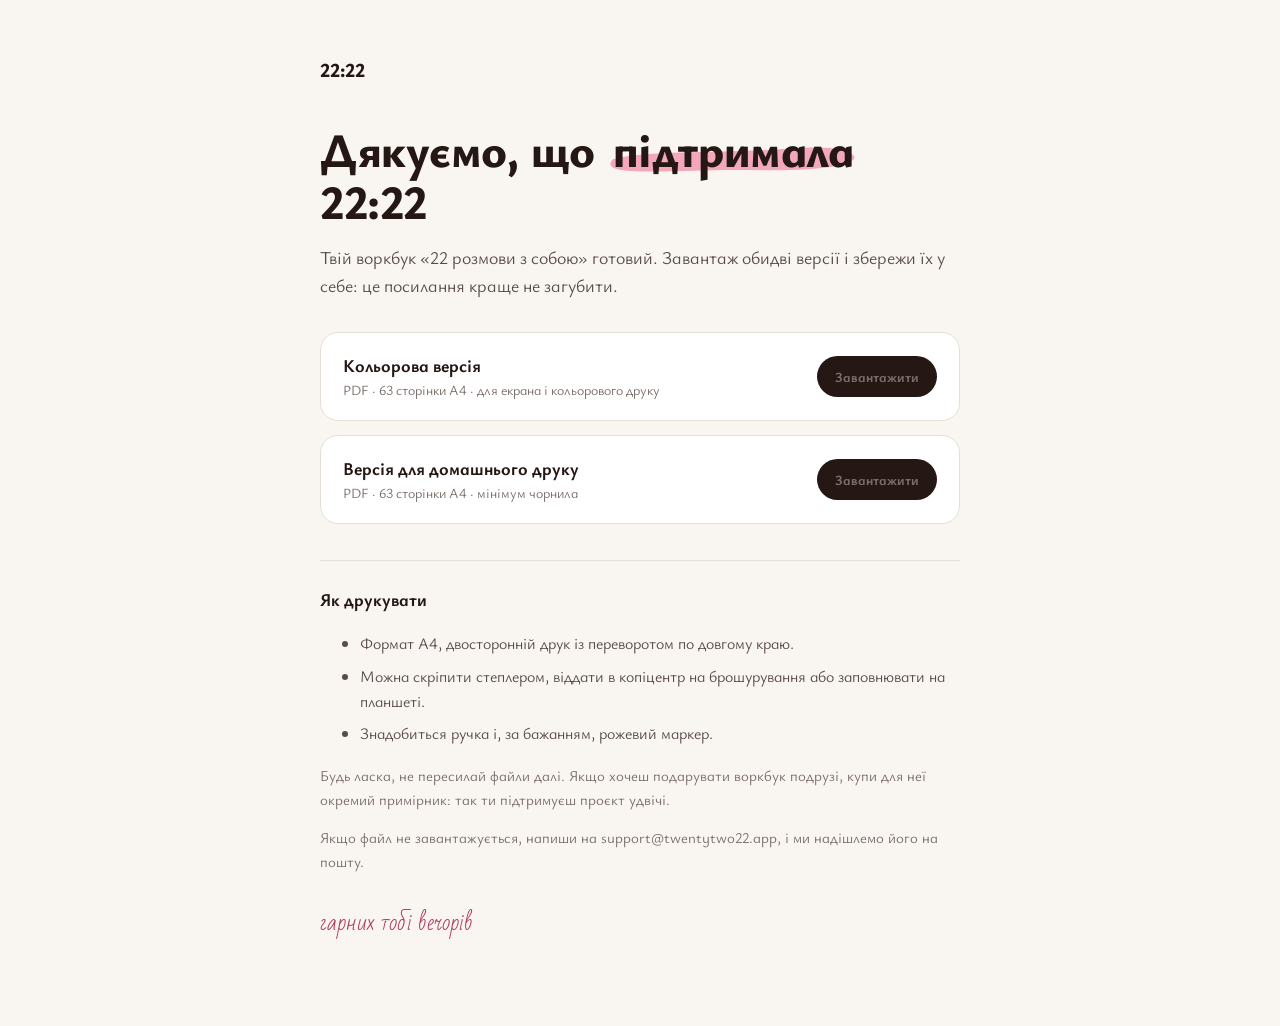
<file: dyakuyu-e015aaf3cfda.html>
<!DOCTYPE html>
<html lang="uk">
<head>
  <meta charset="UTF-8">
  <meta name="viewport" content="width=device-width, initial-scale=1.0">
  <meta name="theme-color" content="#F9F6F1">
  <meta name="robots" content="noindex, nofollow, noarchive">
  <meta name="referrer" content="no-referrer">
  <title>Дякуємо · 22 розмови з собою</title>
  <link rel="icon" href="favicon">
  <link rel="preconnect" href="https://fonts.googleapis.com">
  <link rel="preconnect" href="https://fonts.gstatic.com" crossorigin>
  <link href="https://fonts.googleapis.com/css2?family=Ysabeau+Infant:wght@400;500;600;700;800&family=Bad+Script&display=swap" rel="stylesheet">
  <style>
    * { box-sizing: border-box; }
    html { font-size: 106.25%; }
    body { margin: 0; font-family: 'Ysabeau Infant', system-ui, sans-serif; background: #F9F6F1; color: #241714; -webkit-font-smoothing: antialiased; }
    .wrap { max-width: 680px; margin: 0 auto; padding: 56px 20px 72px; }
    .brand { display: inline-block; font-weight: 800; font-size: 20px; color: #241714; text-decoration: none; }
    .hand { font-family: 'Bad Script', cursive; color: #B23A62; }
    .mk { background-image: url("data:image/svg+xml,%3Csvg xmlns='http://www.w3.org/2000/svg' viewBox='0 0 170 34' preserveAspectRatio='none'%3E%3Cpath d='M5 17 C 30 9, 78 12, 118 8 S 164 11, 166 15 C 167 23, 141 28, 101 27 S 22 31, 7 26 C 2 24, 2 20, 5 17 Z' fill='%23F2A7BB'/%3E%3C/svg%3E"); background-repeat: no-repeat; background-size: 100% 58%; background-position: 0 88%; padding: 0 .14em; }
    h1 { font-size: clamp(34px, 7vw, 48px); line-height: 1.08; font-weight: 800; margin: 40px 0 16px; letter-spacing: -.01em; }
    p { font-size: 18px; line-height: 1.6; color: #594C47; margin: 0 0 14px; }
    .files { margin: 32px 0; display: grid; gap: 14px; }
    .file { display: flex; align-items: center; justify-content: space-between; gap: 16px; background: #fff; border: 1px solid #E6DFD6; border-radius: 18px; padding: 20px 22px; text-decoration: none; color: #241714; transition: border-color .15s; }
    .file:hover { border-color: #F2A7BB; }
    .file b { display: block; font-size: 18px; }
    .file span { font-size: 14px; color: #7A6D68; }
    .btn { flex: none; background: #241714; color: #fff; border-radius: 999px; padding: 11px 18px; font-weight: 700; font-size: 15px; }
    .tips { margin-top: 36px; border-top: 1px solid #E6DFD6; padding-top: 24px; }
    .tips li { font-size: 16px; line-height: 1.55; color: #594C47; margin-bottom: 8px; }
    .note { font-size: 15px; color: #7A6D68; }
    a { color: #B23A62; }
  </style>
</head>
<body>
  <div class="wrap">
    <a class="brand" href="index.html">22:22</a>
    <h1>Дякуємо, що <span class="mk">підтримала</span> 22:22</h1>
    <p>Твій воркбук «22 розмови з собою» готовий. Завантаж обидві версії і збережи їх у себе: це посилання краще не загубити.</p>

    <div class="files">
      <a class="file" href="https://drive.google.com/uc?export=download&id=1xpOoNy91LHkzT_44kLwySye9rbtMVE2x" rel="noopener">
        <div><b>Кольорова версія</b><span>PDF · 63 сторінки A4 · для екрана і кольорового друку</span></div>
        <span class="btn">Завантажити</span>
      </a>
      <a class="file" href="https://drive.google.com/uc?export=download&id=18eQEXcMCkKFf2oKPdGE6n7eWi0pQqNXD" rel="noopener">
        <div><b>Версія для домашнього друку</b><span>PDF · 63 сторінки A4 · мінімум чорнила</span></div>
        <span class="btn">Завантажити</span>
      </a>
    </div>

    <div class="tips">
      <p><b style="color:#241714">Як друкувати</b></p>
      <ul>
        <li>Формат A4, двосторонній друк із переворотом по довгому краю.</li>
        <li>Можна скріпити степлером, віддати в копіцентр на брошурування або заповнювати на планшеті.</li>
        <li>Знадобиться ручка і, за бажанням, рожевий маркер.</li>
      </ul>
      <p class="note">Будь ласка, не пересилай файли далі. Якщо хочеш подарувати воркбук подрузі, купи для неї окремий примірник: так ти підтримуєш проєкт удвічі.</p>
      <p class="note">Якщо файл не завантажується, напиши на support@twentytwo22.app, і ми надішлемо його на пошту.</p>
    </div>
    <p class="hand" style="font-size:22px;margin-top:32px;">гарних тобі вечорів</p>
  </div>
</body>
</html>
</file>
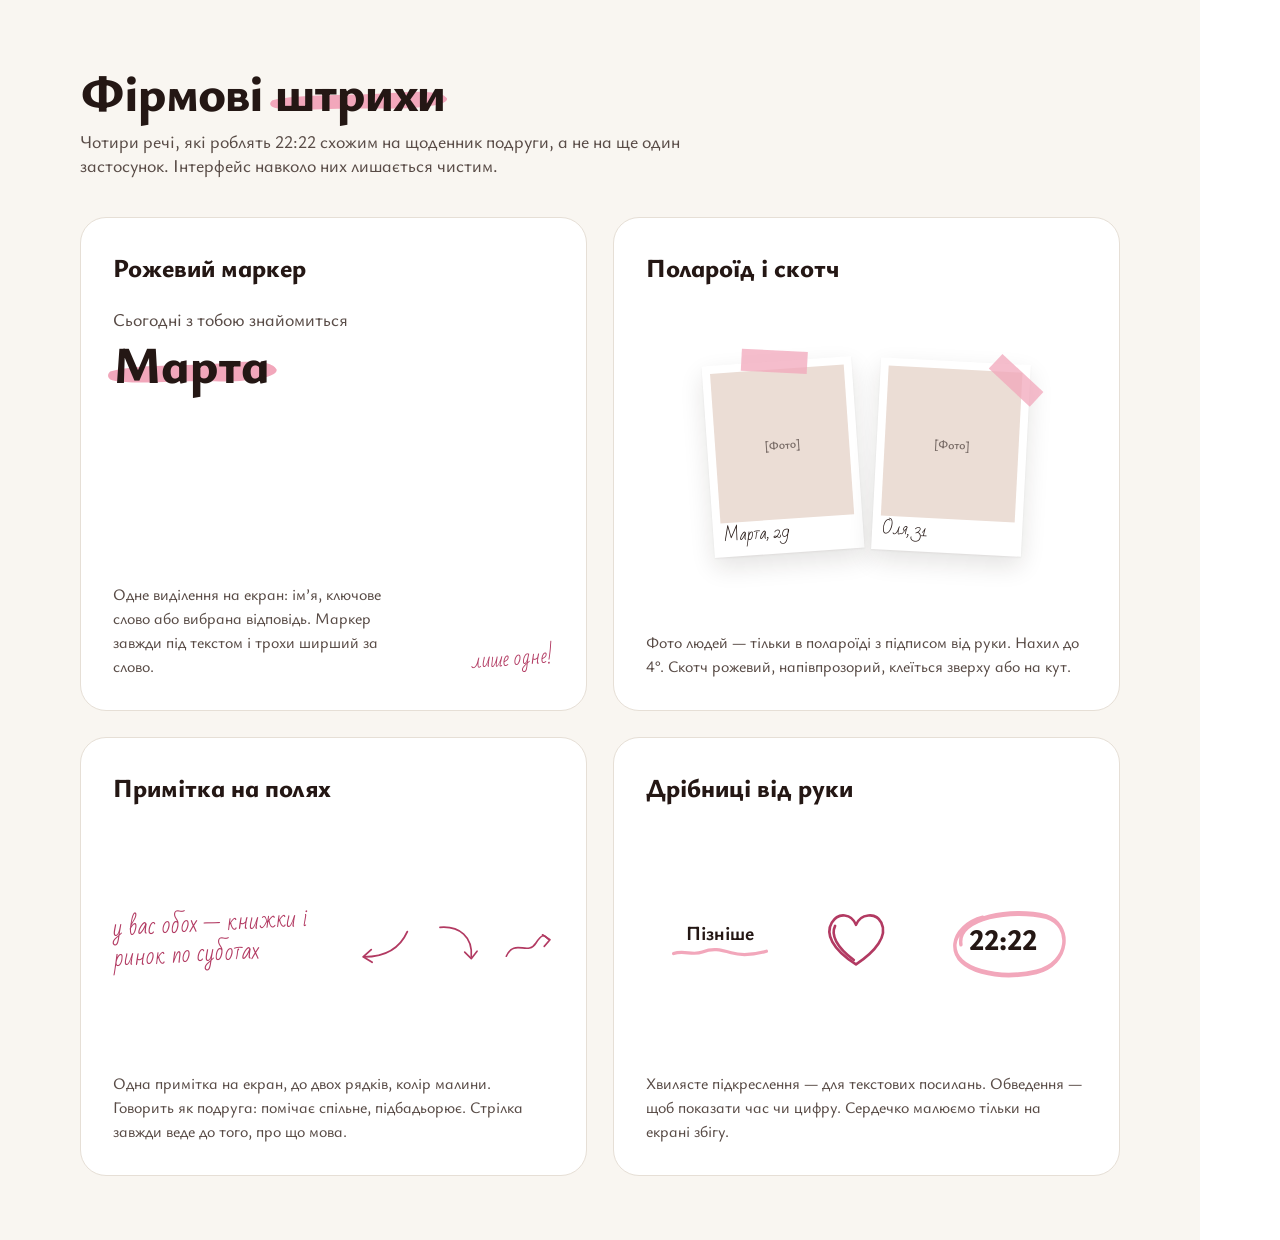
<file: design/2222-design-system/screens/00-firmovi-shtrykhy.html>
<!doctype html>
<html lang="uk">
<head>
<meta charset="utf-8">
<meta name="viewport" content="width=device-width, initial-scale=1">
<title>22:22 — фірмові штрихи</title>
<link rel="stylesheet" href="https://fonts.googleapis.com/css2?family=Ysabeau+Infant:wght@400;500;600;700;800&amp;family=Bad+Script&amp;display=swap">
<style>
body{margin:0}
a{color:#241714}a:hover{color:#594C47}
</style>
</head>
<body>
<div style="width: 1200px; height: 1240px; box-sizing: border-box; padding: 64px 80px; background: #F9F6F1; color: #241714; font-family: 'Ysabeau Infant', system-ui, sans-serif; display: flex; flex-direction: column; gap: 40px">

  <div style="display: flex; flex-direction: column; gap: 10px">
    <h2 style="margin: 0; font-size: 52px; line-height: 1.05; font-weight: 800; letter-spacing: -0.02em">Фірмові <span style="position: relative; display: inline-block"><svg style="position: absolute; left: -8px; bottom: 4px; width: 108%; height: 52%" viewBox="0 0 170 34" preserveAspectRatio="none" aria-hidden="true"><path d="M5 17 C 30 9, 78 12, 118 8 S 164 11, 166 15 C 167 23, 141 28, 101 27 S 22 31, 7 26 C 2 24, 2 20, 5 17 Z" fill="#F2A7BB"></path></svg><span style="position: relative">штрихи</span></span></h2>
    <span style="font-size: 18px; font-weight: 500; color: #594C47; max-width: 640px">Чотири речі, які роблять 22:22 схожим на щоденник подруги, а не на ще один застосунок. Інтерфейс навколо них лишається чистим.</span>
  </div>

  <div style="display: grid; grid-template-columns: repeat(2, minmax(0, 1fr)); gap: 26px; flex-grow: 1">

    <div style="display: flex; flex-direction: column; justify-content: space-between; gap: 20px; padding: 32px; border-radius: 26px; background: #FFFFFF; border: 1px solid #E6DFD6">
      <div style="display: flex; flex-direction: column; gap: 22px">
        <span style="font-size: 26px; font-weight: 800">Рожевий маркер</span>
        <div style="display: flex; flex-direction: column; gap: 4px">
          <span style="font-size: 18px; font-weight: 500; color: #594C47">Сьогодні з тобою знайомиться</span>
          <span style="position: relative; align-self: flex-start; font-size: 52px; line-height: 1.1; font-weight: 800"><svg style="position: absolute; left: -8px; bottom: 4px; width: 112%; height: 58%" viewBox="0 0 170 34" preserveAspectRatio="none" aria-hidden="true"><path d="M5 17 C 30 9, 78 12, 118 8 S 164 11, 166 15 C 167 23, 141 28, 101 27 S 22 31, 7 26 C 2 24, 2 20, 5 17 Z" fill="#F2A7BB"></path></svg><span style="position: relative">Марта</span></span>
        </div>
      </div>
      <div style="display: flex; justify-content: space-between; align-items: flex-end; gap: 20px">
        <span style="font-size: 16px; line-height: 1.5; font-weight: 500; color: #594C47; max-width: 300px">Одне виділення на екран: ім’я, ключове слово або вибрана відповідь. Маркер завжди під текстом і трохи ширший за слово.</span>
        <span style="font-family: 'Bad Script', cursive; font-size: 20px; color: #B23A62; transform: rotate(-4deg)">лише одне!</span>
      </div>
    </div>

    <div style="display: flex; flex-direction: column; justify-content: space-between; gap: 20px; padding: 32px; border-radius: 26px; background: #FFFFFF; border: 1px solid #E6DFD6">
      <span style="font-size: 26px; font-weight: 800">Полароїд і скотч</span>
      <div style="display: flex; justify-content: center; gap: 18px; height: 230px; align-items: center">
        <div style="position: relative; width: 150px; box-sizing: border-box; padding: 8px 8px 34px; background: #FFFFFF; box-shadow: 0 10px 24px rgba(36,23,20,0.12), 0 1px 2px rgba(36,23,20,0.06); transform: rotate(-4deg)">
          <div style="height: 150px; background: #EBDDD5; display: flex; align-items: center; justify-content: center; font-size: 12px; font-weight: 600; color: #7A6D68">[Фото]</div>
          <span style="position: absolute; left: 10px; bottom: 6px; font-family: 'Bad Script', cursive; font-size: 16px">Марта, 29</span>
          <span style="position: absolute; left: 40px; top: -11px; width: 66px; height: 22px; background: rgba(242,167,187,0.75); transform: rotate(7deg); display: block"></span>
        </div>
        <div style="position: relative; width: 150px; box-sizing: border-box; padding: 8px 8px 34px; background: #FFFFFF; box-shadow: 0 10px 24px rgba(36,23,20,0.12), 0 1px 2px rgba(36,23,20,0.06); transform: rotate(3deg)">
          <div style="height: 150px; background: #EBDDD5; display: flex; align-items: center; justify-content: center; font-size: 12px; font-weight: 600; color: #7A6D68">[Фото]</div>
          <span style="position: absolute; left: 10px; bottom: 6px; font-family: 'Bad Script', cursive; font-size: 16px">Оля, 31</span>
          <span style="position: absolute; right: -14px; top: 6px; width: 56px; height: 20px; background: rgba(242,167,187,0.75); transform: rotate(40deg); display: block"></span>
        </div>
      </div>
      <span style="font-size: 16px; line-height: 1.5; font-weight: 500; color: #594C47">Фото людей — тільки в полароїді з підписом від руки. Нахил до 4°. Скотч рожевий, напівпрозорий, клеїться зверху або на кут.</span>
    </div>

    <div style="display: flex; flex-direction: column; justify-content: space-between; gap: 20px; padding: 32px; border-radius: 26px; background: #FFFFFF; border: 1px solid #E6DFD6">
      <span style="font-size: 26px; font-weight: 800">Примітка на полях</span>
      <div style="display: flex; align-items: flex-end; gap: 22px">
        <div style="display: flex; flex-direction: column; gap: 6px; max-width: 220px; transform: rotate(-3deg)">
          <span style="font-family: 'Bad Script', cursive; font-size: 23px; line-height: 1.3; color: #B23A62">у вас обох — книжки і ринок по суботах</span>
        </div>
        <svg width="70" height="44" viewBox="0 0 64 40" fill="none" stroke="#B23A62" stroke-width="2" stroke-linecap="round" stroke-linejoin="round" aria-hidden="true"><path d="M58 4 C 50 22, 34 32, 10 32"></path><path d="M18 24 L 9 32 L 19 38"></path></svg>
        <svg width="56" height="50" viewBox="0 0 56 50" fill="none" stroke="#B23A62" stroke-width="2" stroke-linecap="round" stroke-linejoin="round" aria-hidden="true"><path d="M6 6 C 30 4, 46 18, 44 42"></path><path d="M36 36 L 44 44 L 51 35"></path></svg>
        <svg width="62" height="40" viewBox="0 0 62 40" fill="none" stroke="#B23A62" stroke-width="2" stroke-linecap="round" stroke-linejoin="round" aria-hidden="true"><path d="M4 30 C 14 8, 30 30, 40 14 S 52 8, 56 10"></path><path d="M48 4 L 57 10 L 50 18"></path></svg>
      </div>
      <span style="font-size: 16px; line-height: 1.5; font-weight: 500; color: #594C47">Одна примітка на екран, до двох рядків, колір малини. Говорить як подруга: помічає спільне, підбадьорює. Стрілка завжди веде до того, про що мова.</span>
    </div>

    <div style="display: flex; flex-direction: column; justify-content: space-between; gap: 20px; padding: 32px; border-radius: 26px; background: #FFFFFF; border: 1px solid #E6DFD6">
      <span style="font-size: 26px; font-weight: 800">Дрібниці від руки</span>
      <div style="display: flex; align-items: center; justify-content: space-around; height: 150px">
        <div style="display: flex; flex-direction: column; align-items: center; gap: 0">
          <span style="font-size: 20px; font-weight: 700">Пізніше</span>
          <svg width="96" height="12" viewBox="0 0 120 12" aria-hidden="true"><path d="M2 8 C 15 3, 25 11, 38 6 S 60 3, 74 7 S 100 10, 118 5" stroke="#F2A7BB" stroke-width="4" fill="none" stroke-linecap="round"></path></svg>
        </div>
        <svg width="72" height="66" viewBox="0 0 64 60" fill="none" stroke="#B23A62" stroke-width="2.4" stroke-linecap="round" stroke-linejoin="round" aria-hidden="true"><path d="M32 54 C 10 40, 4 26, 10 16 C 16 6, 28 8, 32 18 C 36 8, 50 6, 55 16 C 61 28, 50 42, 32 54 Z"></path><path d="M30 50 C 14 38, 9 27, 13 19"></path></svg>
        <div style="position: relative; padding: 14px 24px">
          <svg style="position: absolute; left: -6px; top: -4px; width: 120%; height: 120%" viewBox="0 0 140 60" preserveAspectRatio="none" fill="none" aria-hidden="true"><path d="M22 32 C 18 12, 74 6, 108 12 C 134 18, 132 46, 98 52 C 62 58, 14 52, 16 32 C 17 24, 28 16, 44 13" stroke="#F2A7BB" stroke-width="3.5" stroke-linecap="round"></path></svg>
          <span style="position: relative; font-size: 30px; font-weight: 800">22:22</span>
        </div>
      </div>
      <span style="font-size: 16px; line-height: 1.5; font-weight: 500; color: #594C47">Хвилясте підкреслення — для текстових посилань. Обведення — щоб показати час чи цифру. Сердечко малюємо тільки на екрані збігу.</span>
    </div>
  </div>
</div>
</body>
</html>
</file>
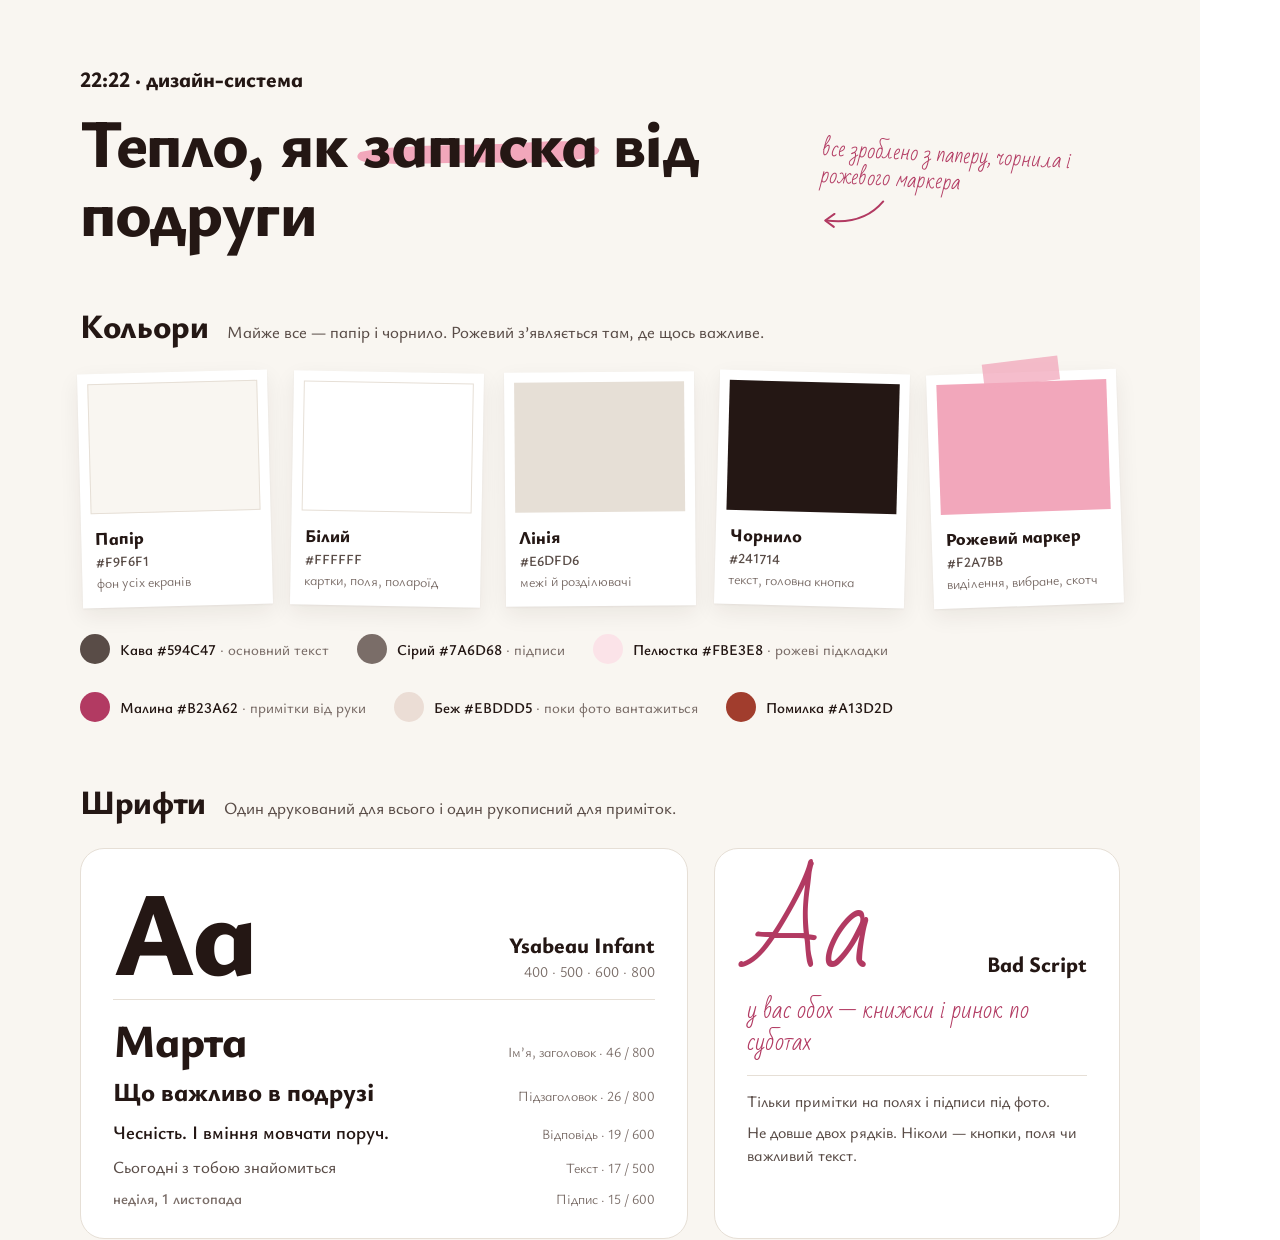
<file: design/2222-design-system/screens/00-kolory-i-shryfty.html>
<!doctype html>
<html lang="uk">
<head>
<meta charset="utf-8">
<meta name="viewport" content="width=device-width, initial-scale=1">
<title>22:22 — кольори і шрифти</title>
<link rel="stylesheet" href="https://fonts.googleapis.com/css2?family=Ysabeau+Infant:wght@400;500;600;700;800&amp;family=Bad+Script&amp;display=swap">
<style>
body{margin:0}
a{color:#241714}a:hover{color:#594C47}
</style>
</head>
<body>
<div style="width: 1200px; height: 1240px; box-sizing: border-box; padding: 64px 80px; background: #F9F6F1; color: #241714; font-family: 'Ysabeau Infant', system-ui, sans-serif; display: flex; flex-direction: column; gap: 56px">

  <div style="display: grid; grid-template-columns: minmax(0, 1fr) 300px; gap: 40px; align-items: end">
    <div style="display: flex; flex-direction: column; gap: 14px">
      <span style="font-size: 22px; font-weight: 800">22:22 · дизайн-система</span>
      <h1 style="margin: 0; font-size: 68px; line-height: 1.02; font-weight: 800; letter-spacing: -0.02em">Тепло, як <span style="position: relative; display: inline-block"><svg style="position: absolute; left: -10px; bottom: 6px; width: 108%; height: 52%" viewBox="0 0 170 34" preserveAspectRatio="none" aria-hidden="true"><path d="M5 17 C 30 9, 78 12, 118 8 S 164 11, 166 15 C 167 23, 141 28, 101 27 S 22 31, 7 26 C 2 24, 2 20, 5 17 Z" fill="#F2A7BB"></path></svg><span style="position: relative">записка</span></span> від подруги</h1>
    </div>
    <div style="display: flex; flex-direction: column; gap: 4px; transform: rotate(3deg); margin-bottom: 10px">
      <span style="font-family: 'Bad Script', cursive; font-size: 21px; line-height: 1.3; color: #B23A62">все зроблено з паперу, чорнила і рожевого маркера</span>
      <svg width="70" height="34" viewBox="0 0 70 34" fill="none" stroke="#B23A62" stroke-width="2" stroke-linecap="round" stroke-linejoin="round" aria-hidden="true"><path d="M64 4 C 52 20, 34 28, 8 26"></path><path d="M16 19 L 7 26 L 16 32"></path></svg>
    </div>
  </div>

  <section style="display: flex; flex-direction: column; gap: 24px">
    <div style="display: flex; align-items: baseline; gap: 18px">
      <h2 style="margin: 0; font-size: 34px; font-weight: 800; letter-spacing: -0.01em">Кольори</h2>
      <span style="font-size: 17px; font-weight: 500; color: #594C47">Майже все — папір і чорнило. Рожевий з’являється там, де щось важливе.</span>
    </div>
    <div style="display: grid; grid-template-columns: repeat(5, minmax(0, 1fr)); gap: 22px">
      <div style="position: relative; display: flex; flex-direction: column; gap: 12px; padding: 10px 10px 16px; background: #FFFFFF; box-shadow: 0 8px 22px rgba(36,23,20,0.07), 0 1px 2px rgba(36,23,20,0.05); transform: rotate(-1.5deg)">
        <div style="height: 130px; background: #F9F6F1; border: 1px solid #E6DFD6; box-sizing: border-box"></div>
        <div style="display: flex; flex-direction: column; gap: 2px; padding: 0 4px"><span style="font-size: 18px; font-weight: 800">Папір</span><span style="font-size: 14px; font-weight: 600; color: #594C47">#F9F6F1</span><span style="font-size: 14px; color: #7A6D68">фон усіх екранів</span></div>
      </div>
      <div style="position: relative; display: flex; flex-direction: column; gap: 12px; padding: 10px 10px 16px; background: #FFFFFF; box-shadow: 0 8px 22px rgba(36,23,20,0.07), 0 1px 2px rgba(36,23,20,0.05); transform: rotate(1deg)">
        <div style="height: 130px; background: #FFFFFF; border: 1px solid #E6DFD6; box-sizing: border-box"></div>
        <div style="display: flex; flex-direction: column; gap: 2px; padding: 0 4px"><span style="font-size: 18px; font-weight: 800">Білий</span><span style="font-size: 14px; font-weight: 600; color: #594C47">#FFFFFF</span><span style="font-size: 14px; color: #7A6D68">картки, поля, полароїд</span></div>
      </div>
      <div style="position: relative; display: flex; flex-direction: column; gap: 12px; padding: 10px 10px 16px; background: #FFFFFF; box-shadow: 0 8px 22px rgba(36,23,20,0.07), 0 1px 2px rgba(36,23,20,0.05); transform: rotate(-0.5deg)">
        <div style="height: 130px; background: #E6DFD6"></div>
        <div style="display: flex; flex-direction: column; gap: 2px; padding: 0 4px"><span style="font-size: 18px; font-weight: 800">Лінія</span><span style="font-size: 14px; font-weight: 600; color: #594C47">#E6DFD6</span><span style="font-size: 14px; color: #7A6D68">межі й розділювачі</span></div>
      </div>
      <div style="position: relative; display: flex; flex-direction: column; gap: 12px; padding: 10px 10px 16px; background: #FFFFFF; box-shadow: 0 8px 22px rgba(36,23,20,0.07), 0 1px 2px rgba(36,23,20,0.05); transform: rotate(1.5deg)">
        <div style="height: 130px; background: #241714"></div>
        <div style="display: flex; flex-direction: column; gap: 2px; padding: 0 4px"><span style="font-size: 18px; font-weight: 800">Чорнило</span><span style="font-size: 14px; font-weight: 600; color: #594C47">#241714</span><span style="font-size: 14px; color: #7A6D68">текст, головна кнопка</span></div>
      </div>
      <div style="position: relative; display: flex; flex-direction: column; gap: 12px; padding: 10px 10px 16px; background: #FFFFFF; box-shadow: 0 8px 22px rgba(36,23,20,0.07), 0 1px 2px rgba(36,23,20,0.05); transform: rotate(-2deg)">
        <span style="position: absolute; left: 50%; top: -12px; width: 76px; height: 24px; margin-left: -38px; background: rgba(242,167,187,0.75); transform: rotate(-5deg); display: block; z-index: 1"></span>
        <div style="height: 130px; background: #F2A7BB"></div>
        <div style="display: flex; flex-direction: column; gap: 2px; padding: 0 4px"><span style="font-size: 18px; font-weight: 800">Рожевий маркер</span><span style="font-size: 14px; font-weight: 600; color: #594C47">#F2A7BB</span><span style="font-size: 14px; color: #7A6D68">виділення, вибране, скотч</span></div>
      </div>
    </div>
    <div style="display: flex; gap: 28px; flex-wrap: wrap; padding-top: 4px">
      <div style="display: flex; align-items: center; gap: 10px"><span style="width: 30px; height: 30px; border-radius: 999px; background: #594C47; display: block"></span><span style="font-size: 15px; font-weight: 600">Кава #594C47 <span style="font-weight: 500; color: #7A6D68">· основний текст</span></span></div>
      <div style="display: flex; align-items: center; gap: 10px"><span style="width: 30px; height: 30px; border-radius: 999px; background: #7A6D68; display: block"></span><span style="font-size: 15px; font-weight: 600">Сірий #7A6D68 <span style="font-weight: 500; color: #7A6D68">· підписи</span></span></div>
      <div style="display: flex; align-items: center; gap: 10px"><span style="width: 30px; height: 30px; border-radius: 999px; background: #FBE3E8; display: block"></span><span style="font-size: 15px; font-weight: 600">Пелюстка #FBE3E8 <span style="font-weight: 500; color: #7A6D68">· рожеві підкладки</span></span></div>
      <div style="display: flex; align-items: center; gap: 10px"><span style="width: 30px; height: 30px; border-radius: 999px; background: #B23A62; display: block"></span><span style="font-size: 15px; font-weight: 600">Малина #B23A62 <span style="font-weight: 500; color: #7A6D68">· примітки від руки</span></span></div>
      <div style="display: flex; align-items: center; gap: 10px"><span style="width: 30px; height: 30px; border-radius: 999px; background: #EBDDD5; display: block"></span><span style="font-size: 15px; font-weight: 600">Беж #EBDDD5 <span style="font-weight: 500; color: #7A6D68">· поки фото вантажиться</span></span></div>
      <div style="display: flex; align-items: center; gap: 10px"><span style="width: 30px; height: 30px; border-radius: 999px; background: #A13D2D; display: block"></span><span style="font-size: 15px; font-weight: 600">Помилка #A13D2D</span></div>
    </div>
  </section>

  <section style="display: flex; flex-direction: column; gap: 24px">
    <div style="display: flex; align-items: baseline; gap: 18px">
      <h2 style="margin: 0; font-size: 34px; font-weight: 800; letter-spacing: -0.01em">Шрифти</h2>
      <span style="font-size: 17px; font-weight: 500; color: #594C47">Один друкований для всього і один рукописний для приміток.</span>
    </div>
    <div style="display: grid; grid-template-columns: minmax(0, 1.5fr) minmax(0, 1fr); gap: 26px">
      <div style="display: flex; flex-direction: column; gap: 18px; padding: 30px 32px; border-radius: 24px; background: #FFFFFF; border: 1px solid #E6DFD6">
        <div style="display: flex; justify-content: space-between; align-items: flex-end">
          <span style="font-size: 120px; line-height: 0.85; font-weight: 800; letter-spacing: -0.03em">Аа</span>
          <div style="display: flex; flex-direction: column; align-items: flex-end; gap: 2px"><span style="font-size: 22px; font-weight: 800">Ysabeau Infant</span><span style="font-size: 15px; color: #7A6D68">400 · 500 · 600 · 800</span></div>
        </div>
        <div style="display: flex; flex-direction: column; gap: 10px; padding-top: 16px; border-top: 1px solid #E6DFD6">
          <div style="display: flex; justify-content: space-between; align-items: baseline"><span style="font-size: 46px; line-height: 1.05; font-weight: 800; letter-spacing: -0.015em">Марта</span><span style="font-size: 14px; color: #7A6D68">Ім’я, заголовок · 46 / 800</span></div>
          <div style="display: flex; justify-content: space-between; align-items: baseline"><span style="font-size: 26px; font-weight: 800">Що важливо в подрузі</span><span style="font-size: 14px; color: #7A6D68">Підзаголовок · 26 / 800</span></div>
          <div style="display: flex; justify-content: space-between; align-items: baseline; gap: 20px"><span style="font-size: 19px; line-height: 1.35; font-weight: 600">Чесність. І вміння мовчати поруч.</span><span style="font-size: 14px; color: #7A6D68; flex-shrink: 0">Відповідь · 19 / 600</span></div>
          <div style="display: flex; justify-content: space-between; align-items: baseline"><span style="font-size: 17px; font-weight: 500; color: #594C47">Сьогодні з тобою знайомиться</span><span style="font-size: 14px; color: #7A6D68">Текст · 17 / 500</span></div>
          <div style="display: flex; justify-content: space-between; align-items: baseline"><span style="font-size: 15px; font-weight: 600; color: #7A6D68">неділя, 1 листопада</span><span style="font-size: 14px; color: #7A6D68">Підпис · 15 / 600</span></div>
        </div>
      </div>
      <div style="position: relative; display: flex; flex-direction: column; gap: 16px; padding: 30px 32px; border-radius: 24px; background: #FFFFFF; border: 1px solid #E6DFD6">
        <div style="display: flex; justify-content: space-between; align-items: flex-end">
          <span style="font-family: 'Bad Script', cursive; font-size: 110px; line-height: 0.9; color: #B23A62">Аа</span>
          <span style="font-size: 22px; font-weight: 800">Bad Script</span>
        </div>
        <span style="font-family: 'Bad Script', cursive; font-size: 24px; line-height: 1.35; color: #B23A62">у вас обох — книжки і ринок по суботах</span>
        <div style="display: flex; flex-direction: column; gap: 8px; padding-top: 14px; border-top: 1px solid #E6DFD6; font-size: 16px; line-height: 1.45; font-weight: 500; color: #594C47">
          <span>Тільки примітки на полях і підписи під фото.</span>
          <span>Не довше двох рядків. Ніколи — кнопки, поля чи важливий текст.</span>
        </div>
      </div>
    </div>
  </section>
</div>
</body>
</html>
</file>
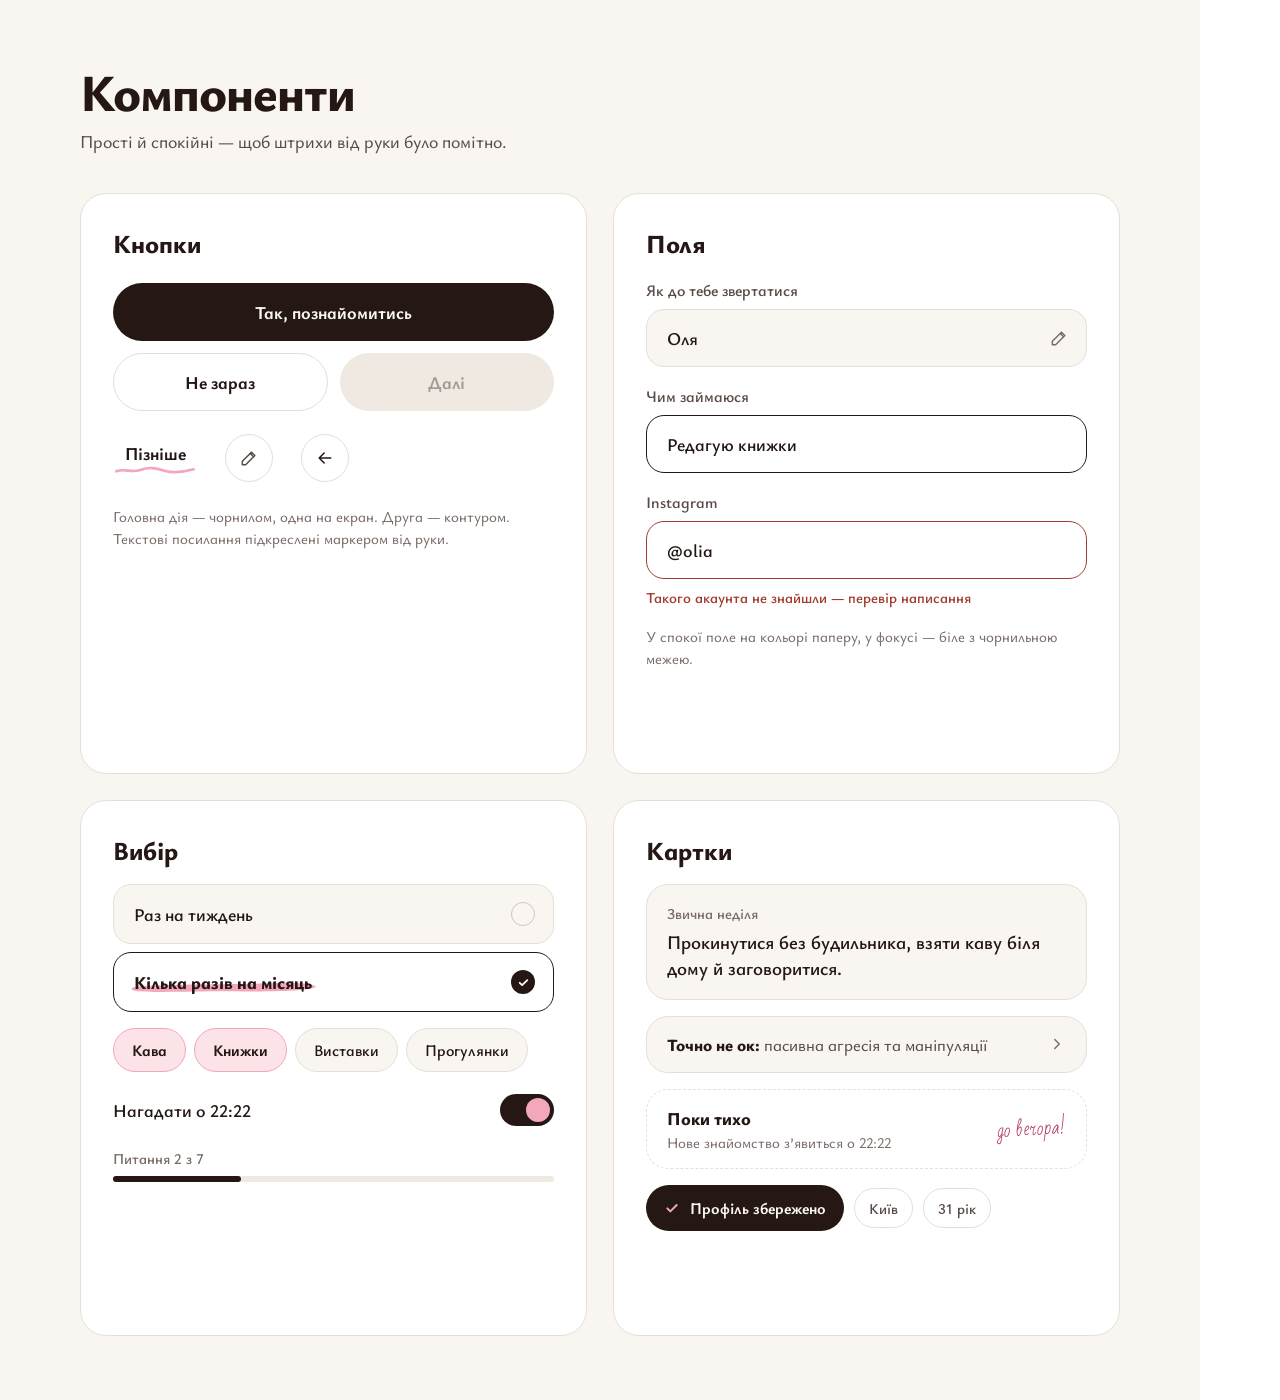
<file: design/2222-design-system/screens/00-komponenty.html>
<!doctype html>
<html lang="uk">
<head>
<meta charset="utf-8">
<meta name="viewport" content="width=device-width, initial-scale=1">
<title>22:22 — компоненти</title>
<link rel="stylesheet" href="https://fonts.googleapis.com/css2?family=Ysabeau+Infant:wght@400;500;600;700;800&amp;family=Bad+Script&amp;display=swap">
<style>
body{margin:0}
a{color:#241714}a:hover{color:#594C47}
input,textarea,button{font-family:'Ysabeau Infant',system-ui,sans-serif}
input::placeholder,textarea::placeholder{color:#A69A96}
</style>
</head>
<body>
<div style="width: 1200px; height: 1400px; box-sizing: border-box; padding: 64px 80px; background: #F9F6F1; color: #241714; font-family: 'Ysabeau Infant', system-ui, sans-serif; display: flex; flex-direction: column; gap: 40px">

  <div style="display: flex; flex-direction: column; gap: 10px">
    <h2 style="margin: 0; font-size: 52px; line-height: 1.05; font-weight: 800; letter-spacing: -0.02em">Компоненти</h2>
    <span style="font-size: 18px; font-weight: 500; color: #594C47">Прості й спокійні — щоб штрихи від руки було помітно.</span>
  </div>

  <div style="display: grid; grid-template-columns: repeat(2, minmax(0, 1fr)); gap: 26px; flex-grow: 1">

    <section style="display: flex; flex-direction: column; gap: 22px; padding: 32px; border-radius: 26px; background: #FFFFFF; border: 1px solid #E6DFD6">
      <span style="font-size: 26px; font-weight: 800">Кнопки</span>
      <div style="display: flex; flex-direction: column; gap: 12px">
        <button type="button" style="height: 58px; border-radius: 999px; background: #241714; color: #F9F6F1; border: 0; font-size: 18px; font-weight: 700">Так, познайомитись</button>
        <div style="display: grid; grid-template-columns: repeat(2, minmax(0, 1fr)); gap: 12px">
          <button type="button" style="height: 58px; border-radius: 999px; background: transparent; color: #241714; border: 1.5px solid #E6DFD6; font-size: 18px; font-weight: 700">Не зараз</button>
          <button type="button" disabled style="height: 58px; border-radius: 999px; background: #EFE9E2; color: #A69A96; border: 0; font-size: 18px; font-weight: 700">Далі</button>
        </div>
      </div>
      <div style="display: flex; align-items: center; gap: 28px">
        <a href="#" style="display: inline-flex; flex-direction: column; align-items: center; text-decoration: none; padding: 8px 2px"><span style="font-size: 18px; font-weight: 700">Пізніше</span><svg width="80" height="10" viewBox="0 0 120 12" aria-hidden="true"><path d="M2 8 C 15 3, 25 11, 38 6 S 60 3, 74 7 S 100 10, 118 5" stroke="#F2A7BB" stroke-width="4" fill="none" stroke-linecap="round"></path></svg></a>
        <button type="button" aria-label="Редагувати" style="width: 48px; height: 48px; border-radius: 999px; background: #FFFFFF; border: 1.5px solid #E6DFD6; display: inline-flex; align-items: center; justify-content: center; padding: 0">
          <svg width="20" height="20" viewBox="0 0 24 24" fill="none" stroke="#594C47" stroke-width="1.8" stroke-linecap="round" stroke-linejoin="round" aria-hidden="true"><path d="M4 20h4L19 9l-4-4L4 16v4z"></path><path d="M13.5 6.5l4 4"></path></svg>
        </button>
        <button type="button" aria-label="Назад" style="width: 48px; height: 48px; border-radius: 999px; background: #FFFFFF; border: 1.5px solid #E6DFD6; display: inline-flex; align-items: center; justify-content: center; padding: 0">
          <svg width="20" height="20" viewBox="0 0 24 24" fill="none" stroke="#241714" stroke-width="1.8" stroke-linecap="round" stroke-linejoin="round" aria-hidden="true"><path d="M19 12H5M11 6l-6 6 6 6"></path></svg>
        </button>
      </div>
      <span style="font-size: 15px; line-height: 1.5; font-weight: 500; color: #7A6D68">Головна дія — чорнилом, одна на екран. Друга — контуром. Текстові посилання підкреслені маркером від руки.</span>
    </section>

    <section style="display: flex; flex-direction: column; gap: 18px; padding: 32px; border-radius: 26px; background: #FFFFFF; border: 1px solid #E6DFD6">
      <span style="font-size: 26px; font-weight: 800">Поля</span>
      <div style="display: flex; flex-direction: column; gap: 8px">
        <label for="c-name" style="font-size: 16px; font-weight: 600; color: #594C47">Як до тебе звертатися</label>
        <div style="position: relative">
          <input id="c-name" type="text" value="Оля" style="width: 100%; box-sizing: border-box; height: 58px; border-radius: 18px; border: 1.5px solid #E6DFD6; background: #F9F6F1; padding: 0 52px 0 20px; font-size: 18px; font-weight: 600; color: #241714; outline: none">
          <svg style="position: absolute; right: 18px; top: 19px" width="20" height="20" viewBox="0 0 24 24" fill="none" stroke="#7A6D68" stroke-width="1.8" stroke-linecap="round" stroke-linejoin="round" aria-hidden="true"><path d="M4 20h4L19 9l-4-4L4 16v4z"></path><path d="M13.5 6.5l4 4"></path></svg>
        </div>
      </div>
      <div style="display: flex; flex-direction: column; gap: 8px">
        <label for="c-job" style="font-size: 16px; font-weight: 600; color: #594C47">Чим займаюся</label>
        <input id="c-job" type="text" value="Редагую книжки" style="width: 100%; box-sizing: border-box; height: 58px; border-radius: 18px; border: 1.5px solid #241714; background: #FFFFFF; padding: 0 20px; font-size: 18px; font-weight: 600; color: #241714; outline: none">
      </div>
      <div style="display: flex; flex-direction: column; gap: 8px">
        <label for="c-ig" style="font-size: 16px; font-weight: 600; color: #594C47">Instagram</label>
        <input id="c-ig" type="text" value="@olia" aria-invalid="true" aria-describedby="c-ig-err" style="width: 100%; box-sizing: border-box; height: 58px; border-radius: 18px; border: 1.5px solid #A13D2D; background: #FFFFFF; padding: 0 20px; font-size: 18px; font-weight: 600; color: #241714; outline: none">
        <span id="c-ig-err" style="font-size: 15px; font-weight: 600; color: #A13D2D">Такого акаунта не знайшли — перевір написання</span>
      </div>
      <span style="font-size: 15px; line-height: 1.5; font-weight: 500; color: #7A6D68">У спокої поле на кольорі паперу, у фокусі — біле з чорнильною межею.</span>
    </section>

    <section style="display: flex; flex-direction: column; gap: 16px; padding: 32px; border-radius: 26px; background: #FFFFFF; border: 1px solid #E6DFD6">
      <span style="font-size: 26px; font-weight: 800">Вибір</span>
      <div style="display: flex; flex-direction: column; gap: 8px" role="radiogroup" aria-label="Як часто хочеш бачитися?">
        <button type="button" role="radio" aria-checked="false" style="display: flex; align-items: center; justify-content: space-between; height: 60px; padding: 0 18px 0 20px; border-radius: 18px; background: #F9F6F1; border: 1.5px solid #E6DFD6; color: #241714; font-size: 18px; font-weight: 600">Раз на тиждень<span style="width: 24px; height: 24px; border-radius: 999px; border: 1.5px solid #CFC5BC; box-sizing: border-box; display: block"></span></button>
        <button type="button" role="radio" aria-checked="true" style="display: flex; align-items: center; justify-content: space-between; height: 60px; padding: 0 18px 0 20px; border-radius: 18px; background: #FFFFFF; border: 1.5px solid #241714; color: #241714; font-size: 18px; font-weight: 800">
          <span style="position: relative"><svg style="position: absolute; left: -6px; bottom: 0; width: 108%; height: 60%" viewBox="0 0 170 34" preserveAspectRatio="none" aria-hidden="true"><path d="M5 17 C 30 9, 78 12, 118 8 S 164 11, 166 15 C 167 23, 141 28, 101 27 S 22 31, 7 26 C 2 24, 2 20, 5 17 Z" fill="#F2A7BB"></path></svg><span style="position: relative">Кілька разів на місяць</span></span>
          <span style="width: 24px; height: 24px; border-radius: 999px; background: #241714; display: inline-flex; align-items: center; justify-content: center"><svg width="13" height="13" viewBox="0 0 24 24" fill="none" stroke="#FFFFFF" stroke-width="3.2" stroke-linecap="round" stroke-linejoin="round" aria-hidden="true"><path d="M5 12.5l4.5 4.5L19 7.5"></path></svg></span>
        </button>
      </div>
      <div style="display: flex; flex-wrap: wrap; gap: 8px">
        <button type="button" aria-pressed="true" style="height: 44px; padding: 0 18px; border-radius: 999px; background: #FBE3E8; color: #241714; border: 1.5px solid #F2A7BB; font-size: 16px; font-weight: 700">Кава</button>
        <button type="button" aria-pressed="true" style="height: 44px; padding: 0 18px; border-radius: 999px; background: #FBE3E8; color: #241714; border: 1.5px solid #F2A7BB; font-size: 16px; font-weight: 700">Книжки</button>
        <button type="button" aria-pressed="false" style="height: 44px; padding: 0 18px; border-radius: 999px; background: #F9F6F1; color: #241714; border: 1.5px solid #E6DFD6; font-size: 16px; font-weight: 600">Виставки</button>
        <button type="button" aria-pressed="false" style="height: 44px; padding: 0 18px; border-radius: 999px; background: #F9F6F1; color: #241714; border: 1.5px solid #E6DFD6; font-size: 16px; font-weight: 600">Прогулянки</button>
      </div>
      <div style="display: flex; align-items: center; justify-content: space-between; padding: 6px 0">
        <span style="font-size: 18px; font-weight: 600">Нагадати о 22:22</span>
        <button type="button" role="switch" aria-checked="true" aria-label="Нагадати о 22:22" style="width: 54px; height: 32px; border-radius: 999px; background: #241714; border: 0; padding: 4px; display: flex; justify-content: flex-end; box-sizing: border-box"><span style="width: 24px; height: 24px; border-radius: 999px; background: #F2A7BB; display: block"></span></button>
      </div>
      <div style="display: flex; flex-direction: column; gap: 8px">
        <span style="font-size: 15px; font-weight: 600; color: #7A6D68">Питання 2 з 7</span>
        <div style="height: 6px; border-radius: 999px; background: #EFE9E2" role="progressbar" aria-label="Анкета" aria-valuenow="2" aria-valuemin="0" aria-valuemax="7"><div style="width: 29%; height: 100%; border-radius: 999px; background: #241714"></div></div>
      </div>
    </section>

    <section style="display: flex; flex-direction: column; gap: 16px; padding: 32px; border-radius: 26px; background: #FFFFFF; border: 1px solid #E6DFD6">
      <span style="font-size: 26px; font-weight: 800">Картки</span>
      <div style="display: flex; flex-direction: column; gap: 6px; padding: 18px 20px; border-radius: 22px; background: #F9F6F1; border: 1px solid #E6DFD6">
        <span style="font-size: 15px; font-weight: 600; color: #7A6D68">Звична неділя</span>
        <span style="font-size: 19px; line-height: 1.35; font-weight: 600">Прокинутися без будильника, взяти каву біля дому й заговоритися.</span>
      </div>
      <a href="#" style="display: flex; align-items: center; justify-content: space-between; gap: 14px; padding: 16px 20px; border-radius: 22px; background: #F9F6F1; border: 1px solid #E6DFD6; color: #241714; text-decoration: none">
        <span style="font-size: 17px; line-height: 1.4; font-weight: 500; color: #594C47"><strong style="font-weight: 800; color: #241714">Точно не ок:</strong> пасивна агресія та маніпуляції</span>
        <svg width="18" height="18" viewBox="0 0 24 24" fill="none" stroke="#7A6D68" stroke-width="2" stroke-linecap="round" stroke-linejoin="round" aria-hidden="true"><path d="M9 6l6 6-6 6"></path></svg>
      </a>
      <div style="display: flex; align-items: center; gap: 16px; padding: 16px 20px; border-radius: 22px; border: 1.5px dashed #E6DFD6">
        <div style="display: flex; flex-direction: column; gap: 2px; flex-grow: 1"><span style="font-size: 18px; font-weight: 800">Поки тихо</span><span style="font-size: 15px; font-weight: 500; color: #7A6D68">Нове знайомство з’явиться о 22:22</span></div>
        <span style="font-family: 'Bad Script', cursive; font-size: 18px; color: #B23A62; transform: rotate(-4deg)">до вечора!</span>
      </div>
      <div style="display: flex; align-items: center; gap: 10px; flex-wrap: wrap">
        <span style="display: inline-flex; align-items: center; gap: 10px; padding: 12px 18px; border-radius: 999px; background: #241714; color: #F9F6F1; font-size: 16px; font-weight: 700"><svg width="16" height="16" viewBox="0 0 24 24" fill="none" stroke="#F2A7BB" stroke-width="3" stroke-linecap="round" stroke-linejoin="round" aria-hidden="true"><path d="M5 12.5l4.5 4.5L19 7.5"></path></svg>Профіль збережено</span>
        <span style="padding: 9px 14px; border-radius: 999px; border: 1.5px solid #E6DFD6; font-size: 15px; font-weight: 600; color: #594C47">Київ</span>
        <span style="padding: 9px 14px; border-radius: 999px; border: 1.5px solid #E6DFD6; font-size: 15px; font-weight: 600; color: #594C47">31 рік</span>
      </div>
    </section>
  </div>
</div>
</body>
</html>
</file>
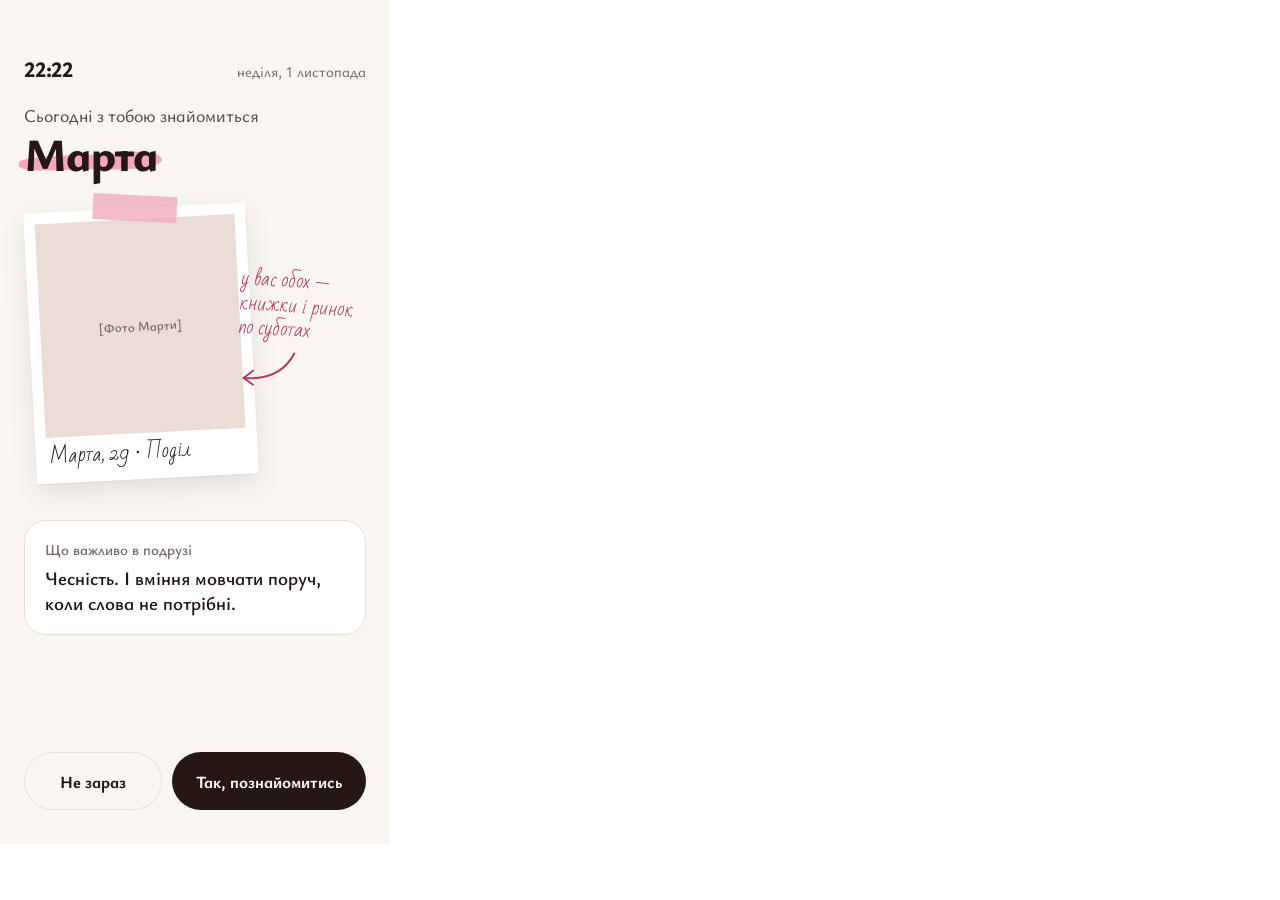
<file: design/2222-design-system/screens/01-znayomstvo.html>
<!doctype html>
<html lang="uk">
<head>
<meta charset="utf-8">
<meta name="viewport" content="width=device-width, initial-scale=1">
<title>Напрям А — рожевий маркер</title>
<link rel="stylesheet" href="https://fonts.googleapis.com/css2?family=Ysabeau+Infant:wght@400;500;600;700;800&amp;family=Bad+Script&amp;display=swap">
<style>
body{margin:0}
a{color:#241714}a:hover{color:#594C47}
button{font-family:'Ysabeau Infant',system-ui,sans-serif}
</style>
</head>
<body>
<div style="position: relative; width: 390px; height: 844px; box-sizing: border-box; padding: 54px 24px 34px; background: #F9F6F1; color: #241714; font-family: 'Ysabeau Infant', system-ui, sans-serif; display: flex; flex-direction: column; gap: 20px; overflow: hidden">

  <div style="display: flex; justify-content: space-between; align-items: baseline">
    <span style="font-size: 22px; font-weight: 800; letter-spacing: -0.01em">22:22</span>
    <span style="font-size: 15px; font-weight: 500; color: #7A6D68">неділя, 1 листопада</span>
  </div>

  <div style="display: flex; flex-direction: column; gap: 2px">
    <span style="font-size: 18px; font-weight: 500; color: #594C47">Сьогодні з тобою знайомиться</span>
    <span style="position: relative; align-self: flex-start; font-size: 46px; line-height: 1.1; font-weight: 800; letter-spacing: -0.015em">
      <svg style="position: absolute; left: -8px; bottom: 4px; width: 112%; height: 58%" viewBox="0 0 170 34" preserveAspectRatio="none" aria-hidden="true"><path d="M5 17 C 30 9, 78 12, 118 8 S 164 11, 166 15 C 167 23, 141 28, 101 27 S 22 31, 7 26 C 2 24, 2 20, 5 17 Z" fill="#F2A7BB"></path></svg>
      <span style="position: relative">Марта</span>
    </span>
  </div>

  <div style="position: relative; height: 300px">
    <div style="position: absolute; left: 6px; top: 8px; width: 222px; box-sizing: border-box; padding: 11px 11px 46px; background: #FFFFFF; box-shadow: 0 10px 26px rgba(36,23,20,0.10), 0 1px 2px rgba(36,23,20,0.06); transform: rotate(-3deg)">
      <div style="height: 214px; background: #EBDDD5; display: flex; align-items: center; justify-content: center; font-size: 13px; font-weight: 600; color: #7A6D68">[Фото Марти]</div>
      <span style="position: absolute; left: 14px; bottom: 9px; font-family: 'Bad Script', cursive; font-size: 19px; color: #241714">Марта, 29 · Поділ</span>
      <span style="position: absolute; left: 70px; top: -13px; width: 84px; height: 26px; background: rgba(242,167,187,0.75); transform: rotate(6deg); display: block"></span>
    </div>
    <div style="position: absolute; right: 0; top: 70px; width: 128px; display: flex; flex-direction: column; gap: 6px; transform: rotate(4deg)">
      <span style="font-family: 'Bad Script', cursive; font-size: 19px; line-height: 1.3; color: #B23A62">у вас обох — книжки і ринок по суботах</span>
      <svg width="64" height="40" viewBox="0 0 64 40" fill="none" stroke="#B23A62" stroke-width="2" stroke-linecap="round" stroke-linejoin="round" aria-hidden="true"><path d="M58 4 C 50 22, 34 32, 10 32"></path><path d="M18 24 L 9 32 L 19 38"></path></svg>
    </div>
  </div>

  <div style="display: flex; flex-direction: column; gap: 6px; padding: 18px 20px; border-radius: 22px; background: #FFFFFF; border: 1px solid #E6DFD6">
    <span style="font-size: 15px; font-weight: 600; color: #7A6D68">Що важливо в подрузі</span>
    <span style="font-size: 19px; line-height: 1.35; font-weight: 600">Чесність. І вміння мовчати поруч, коли слова не потрібні.</span>
  </div>

  <div style="flex-grow: 1"></div>

  <div style="display: grid; grid-template-columns: minmax(0, 1fr) minmax(0, 1.4fr); gap: 10px">
    <button type="button" style="height: 58px; border-radius: 999px; background: transparent; color: #241714; border: 1.5px solid #E6DFD6; font-size: 17px; font-weight: 700">Не зараз</button>
    <a href="#" style="height: 58px; border-radius: 999px; background: #241714; color: #F9F6F1; display: flex; align-items: center; justify-content: center; gap: 8px; text-decoration: none; font-size: 17px; font-weight: 700">Так, познайомитись</a>
  </div>
</div>
</body>
</html>
</file>
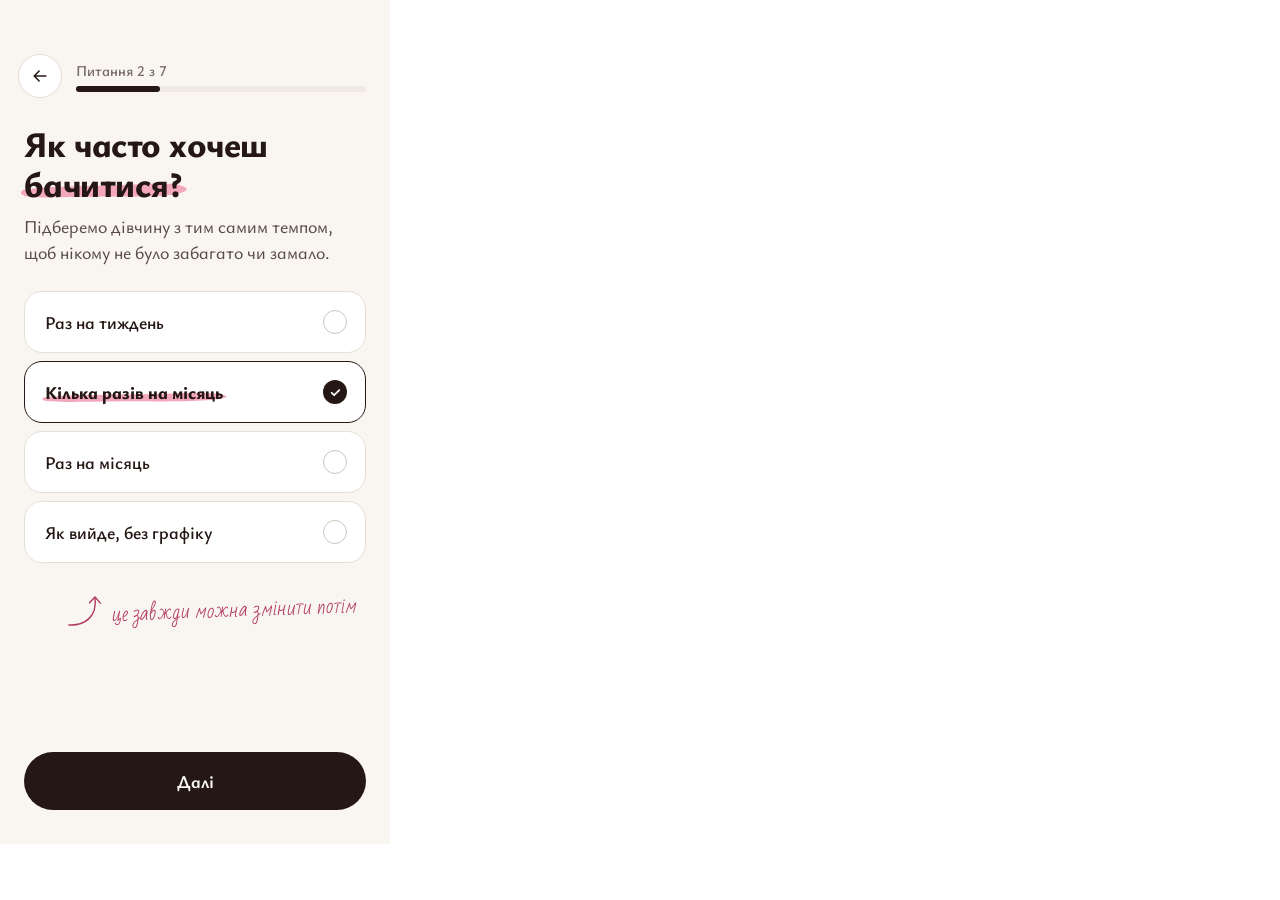
<file: design/2222-design-system/screens/02-anketa.html>
<!doctype html>
<html lang="uk">
<head>
<meta charset="utf-8">
<meta name="viewport" content="width=device-width, initial-scale=1">
<title>22:22 — анкета</title>
<link rel="stylesheet" href="https://fonts.googleapis.com/css2?family=Ysabeau+Infant:wght@400;500;600;700;800&amp;family=Bad+Script&amp;display=swap">
<style>
body{margin:0}
a{color:#241714}a:hover{color:#594C47}
button{font-family:'Ysabeau Infant',system-ui,sans-serif}
</style>
</head>
<body>
<div style="position: relative; width: 390px; height: 844px; box-sizing: border-box; padding: 54px 24px 34px; background: #F9F6F1; color: #241714; font-family: 'Ysabeau Infant', system-ui, sans-serif; display: flex; flex-direction: column; gap: 26px; overflow: hidden">

  <div style="display: flex; align-items: center; gap: 14px">
    <button type="button" aria-label="Назад" style="width: 44px; height: 44px; margin-left: -6px; border-radius: 999px; background: #FFFFFF; border: 1.5px solid #E6DFD6; display: inline-flex; align-items: center; justify-content: center; padding: 0; flex-shrink: 0">
      <svg width="20" height="20" viewBox="0 0 24 24" fill="none" stroke="#241714" stroke-width="1.8" stroke-linecap="round" stroke-linejoin="round" aria-hidden="true"><path d="M19 12H5M11 6l-6 6 6 6"></path></svg>
    </button>
    <div style="flex-grow: 1; display: flex; flex-direction: column; gap: 6px">
      <span style="font-size: 15px; font-weight: 600; color: #7A6D68">Питання 2 з 7</span>
      <div style="height: 6px; border-radius: 999px; background: #EFE9E2" role="progressbar" aria-label="Анкета" aria-valuenow="2" aria-valuemin="0" aria-valuemax="7"><div style="width: 29%; height: 100%; border-radius: 999px; background: #241714"></div></div>
    </div>
  </div>

  <div style="display: flex; flex-direction: column; gap: 10px">
    <h1 style="margin: 0; font-size: 36px; line-height: 1.1; font-weight: 800; letter-spacing: -0.015em">Як часто хочеш <span style="position: relative; display: inline-block"><svg style="position: absolute; left: -6px; bottom: 2px; width: 110%; height: 56%" viewBox="0 0 170 34" preserveAspectRatio="none" aria-hidden="true"><path d="M5 17 C 30 9, 78 12, 118 8 S 164 11, 166 15 C 167 23, 141 28, 101 27 S 22 31, 7 26 C 2 24, 2 20, 5 17 Z" fill="#F2A7BB"></path></svg><span style="position: relative">бачитися?</span></span></h1>
    <p style="margin: 0; font-size: 18px; line-height: 1.45; font-weight: 500; color: #594C47">Підберемо дівчину з тим самим темпом, щоб нікому не було забагато чи замало.</p>
  </div>

  <div style="display: flex; flex-direction: column; gap: 8px" role="radiogroup" aria-label="Як часто хочеш бачитися?">
    <button type="button" role="radio" aria-checked="false" style="display: flex; align-items: center; justify-content: space-between; height: 62px; padding: 0 18px 0 20px; border-radius: 18px; background: #FFFFFF; border: 1.5px solid #E6DFD6; color: #241714; font-size: 18px; font-weight: 600">Раз на тиждень<span style="width: 24px; height: 24px; border-radius: 999px; border: 1.5px solid #CFC5BC; box-sizing: border-box; display: block"></span></button>
    <button type="button" role="radio" aria-checked="true" style="display: flex; align-items: center; justify-content: space-between; height: 62px; padding: 0 18px 0 20px; border-radius: 18px; background: #FFFFFF; border: 1.5px solid #241714; color: #241714; font-size: 18px; font-weight: 800">
      <span style="position: relative"><svg style="position: absolute; left: -6px; bottom: 0; width: 108%; height: 60%" viewBox="0 0 170 34" preserveAspectRatio="none" aria-hidden="true"><path d="M5 17 C 30 9, 78 12, 118 8 S 164 11, 166 15 C 167 23, 141 28, 101 27 S 22 31, 7 26 C 2 24, 2 20, 5 17 Z" fill="#F2A7BB"></path></svg><span style="position: relative">Кілька разів на місяць</span></span>
      <span style="width: 24px; height: 24px; border-radius: 999px; background: #241714; display: inline-flex; align-items: center; justify-content: center"><svg width="13" height="13" viewBox="0 0 24 24" fill="none" stroke="#FFFFFF" stroke-width="3.2" stroke-linecap="round" stroke-linejoin="round" aria-hidden="true"><path d="M5 12.5l4.5 4.5L19 7.5"></path></svg></span>
    </button>
    <button type="button" role="radio" aria-checked="false" style="display: flex; align-items: center; justify-content: space-between; height: 62px; padding: 0 18px 0 20px; border-radius: 18px; background: #FFFFFF; border: 1.5px solid #E6DFD6; color: #241714; font-size: 18px; font-weight: 600">Раз на місяць<span style="width: 24px; height: 24px; border-radius: 999px; border: 1.5px solid #CFC5BC; box-sizing: border-box; display: block"></span></button>
    <button type="button" role="radio" aria-checked="false" style="display: flex; align-items: center; justify-content: space-between; height: 62px; padding: 0 18px 0 20px; border-radius: 18px; background: #FFFFFF; border: 1.5px solid #E6DFD6; color: #241714; font-size: 18px; font-weight: 600">Як вийде, без графіку<span style="width: 24px; height: 24px; border-radius: 999px; border: 1.5px solid #CFC5BC; box-sizing: border-box; display: block"></span></button>
  </div>

  <div style="display: flex; align-items: flex-start; gap: 8px; padding-left: 40px; transform: rotate(-2deg)">
    <svg width="40" height="36" viewBox="0 0 56 50" fill="none" stroke="#B23A62" stroke-width="2" stroke-linecap="round" stroke-linejoin="round" aria-hidden="true" style="transform: scaleY(-1)"><path d="M6 6 C 30 4, 46 18, 44 42"></path><path d="M36 36 L 44 44 L 51 35"></path></svg>
    <span style="font-family: 'Bad Script', cursive; font-size: 20px; line-height: 1.3; color: #B23A62; margin-top: 10px">це завжди можна змінити потім</span>
  </div>

  <div style="flex-grow: 1"></div>

  <button type="button" style="height: 58px; border-radius: 999px; background: #241714; color: #F9F6F1; border: 0; font-size: 18px; font-weight: 700">Далі</button>
</div>
</body>
</html>
</file>
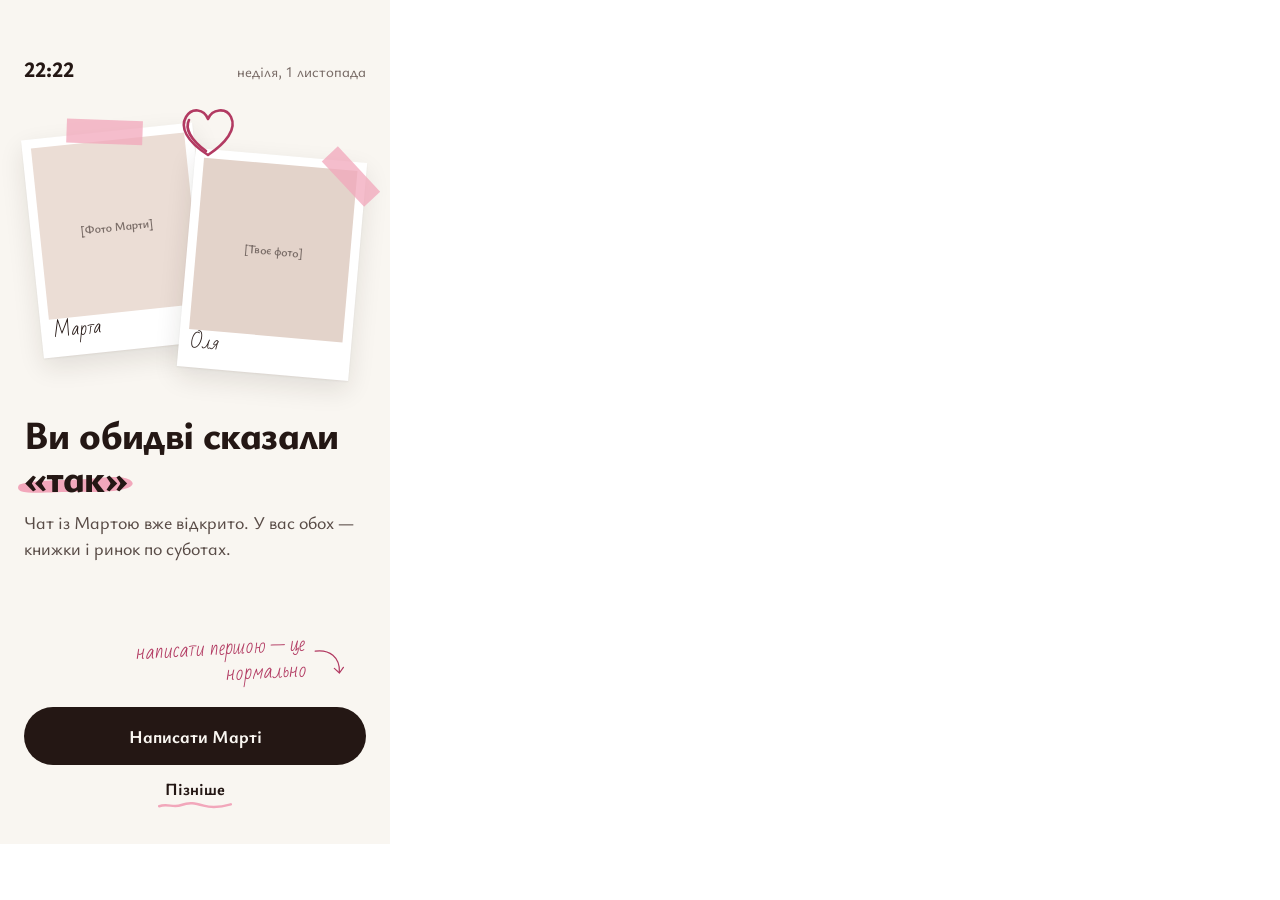
<file: design/2222-design-system/screens/03-zbig.html>
<!doctype html>
<html lang="uk">
<head>
<meta charset="utf-8">
<meta name="viewport" content="width=device-width, initial-scale=1">
<title>22:22 — збіг</title>
<link rel="stylesheet" href="https://fonts.googleapis.com/css2?family=Ysabeau+Infant:wght@400;500;600;700;800&amp;family=Bad+Script&amp;display=swap">
<style>
body{margin:0}
a{color:#241714}a:hover{color:#594C47}
button{font-family:'Ysabeau Infant',system-ui,sans-serif}
</style>
</head>
<body>
<div style="position: relative; width: 390px; height: 844px; box-sizing: border-box; padding: 54px 24px 30px; background: #F9F6F1; color: #241714; font-family: 'Ysabeau Infant', system-ui, sans-serif; display: flex; flex-direction: column; gap: 18px; overflow: hidden">

  <div style="display: flex; justify-content: space-between; align-items: baseline">
    <span style="font-size: 22px; font-weight: 800">22:22</span>
    <span style="font-size: 15px; font-weight: 500; color: #7A6D68">неділя, 1 листопада</span>
  </div>

  <div style="position: relative; height: 290px">
    <div style="position: absolute; left: 8px; top: 30px; width: 172px; box-sizing: border-box; padding: 9px 9px 38px; background: #FFFFFF; box-shadow: 0 10px 26px rgba(36,23,20,0.11), 0 1px 2px rgba(36,23,20,0.06); transform: rotate(-6deg)">
      <div style="height: 172px; background: #EBDDD5; display: flex; align-items: center; justify-content: center; font-size: 12px; font-weight: 600; color: #7A6D68">[Фото Марти]</div>
      <span style="position: absolute; left: 12px; bottom: 8px; font-family: 'Bad Script', cursive; font-size: 18px">Марта</span>
      <span style="position: absolute; left: 46px; top: -12px; width: 76px; height: 24px; background: rgba(242,167,187,0.75); transform: rotate(8deg); display: block"></span>
    </div>
    <div style="position: absolute; right: 8px; top: 54px; width: 172px; box-sizing: border-box; padding: 9px 9px 38px; background: #FFFFFF; box-shadow: 0 10px 26px rgba(36,23,20,0.11), 0 1px 2px rgba(36,23,20,0.06); transform: rotate(5deg)">
      <div style="height: 172px; background: #E3D3CA; display: flex; align-items: center; justify-content: center; font-size: 12px; font-weight: 600; color: #7A6D68">[Твоє фото]</div>
      <span style="position: absolute; left: 12px; bottom: 8px; font-family: 'Bad Script', cursive; font-size: 18px">Оля</span>
      <span style="position: absolute; right: -16px; top: 4px; width: 62px; height: 22px; background: rgba(242,167,187,0.75); transform: rotate(42deg); display: block"></span>
    </div>
    <svg style="position: absolute; left: 152px; top: 0" width="64" height="60" viewBox="0 0 64 60" fill="none" stroke="#B23A62" stroke-width="2.6" stroke-linecap="round" stroke-linejoin="round" aria-hidden="true"><path d="M32 54 C 10 40, 4 26, 10 16 C 16 6, 28 8, 32 18 C 36 8, 50 6, 55 16 C 61 28, 50 42, 32 54 Z"></path><path d="M30 50 C 14 38, 9 27, 13 19"></path></svg>
  </div>

  <div style="display: flex; flex-direction: column; gap: 10px; margin-top: 4px">
    <h1 style="margin: 0; font-size: 40px; line-height: 1.08; font-weight: 800; letter-spacing: -0.015em">Ви обидві сказали <span style="position: relative; display: inline-block"><svg style="position: absolute; left: -8px; bottom: 2px; width: 116%; height: 58%" viewBox="0 0 170 34" preserveAspectRatio="none" aria-hidden="true"><path d="M5 17 C 30 9, 78 12, 118 8 S 164 11, 166 15 C 167 23, 141 28, 101 27 S 22 31, 7 26 C 2 24, 2 20, 5 17 Z" fill="#F2A7BB"></path></svg><span style="position: relative">«так»</span></span></h1>
    <p style="margin: 0; font-size: 18px; line-height: 1.45; font-weight: 500; color: #594C47">Чат із Мартою вже відкрито. У вас обох — книжки і ринок по суботах.</p>
  </div>

  <div style="flex-grow: 1"></div>

  <div style="display: flex; align-items: flex-end; justify-content: flex-end; gap: 6px; padding-right: 20px; transform: rotate(-3deg)">
    <span style="font-family: 'Bad Script', cursive; font-size: 20px; line-height: 1.3; color: #B23A62; max-width: 210px; text-align: right">написати першою — це нормально</span>
    <svg width="34" height="40" viewBox="0 0 56 50" fill="none" stroke="#B23A62" stroke-width="2" stroke-linecap="round" stroke-linejoin="round" aria-hidden="true"><path d="M6 6 C 30 4, 46 18, 44 42"></path><path d="M36 36 L 44 44 L 51 35"></path></svg>
  </div>

  <div style="display: flex; flex-direction: column; align-items: stretch; gap: 2px">
    <button type="button" style="height: 58px; border-radius: 999px; background: #241714; color: #F9F6F1; border: 0; font-size: 18px; font-weight: 700">Написати Марті</button>
    <a href="#" style="align-self: center; display: inline-flex; flex-direction: column; align-items: center; text-decoration: none; padding: 10px 8px 4px"><span style="font-size: 17px; font-weight: 700">Пізніше</span><svg width="74" height="10" viewBox="0 0 120 12" aria-hidden="true"><path d="M2 8 C 15 3, 25 11, 38 6 S 60 3, 74 7 S 100 10, 118 5" stroke="#F2A7BB" stroke-width="4" fill="none" stroke-linecap="round"></path></svg></a>
  </div>
</div>
</body>
</html>
</file>
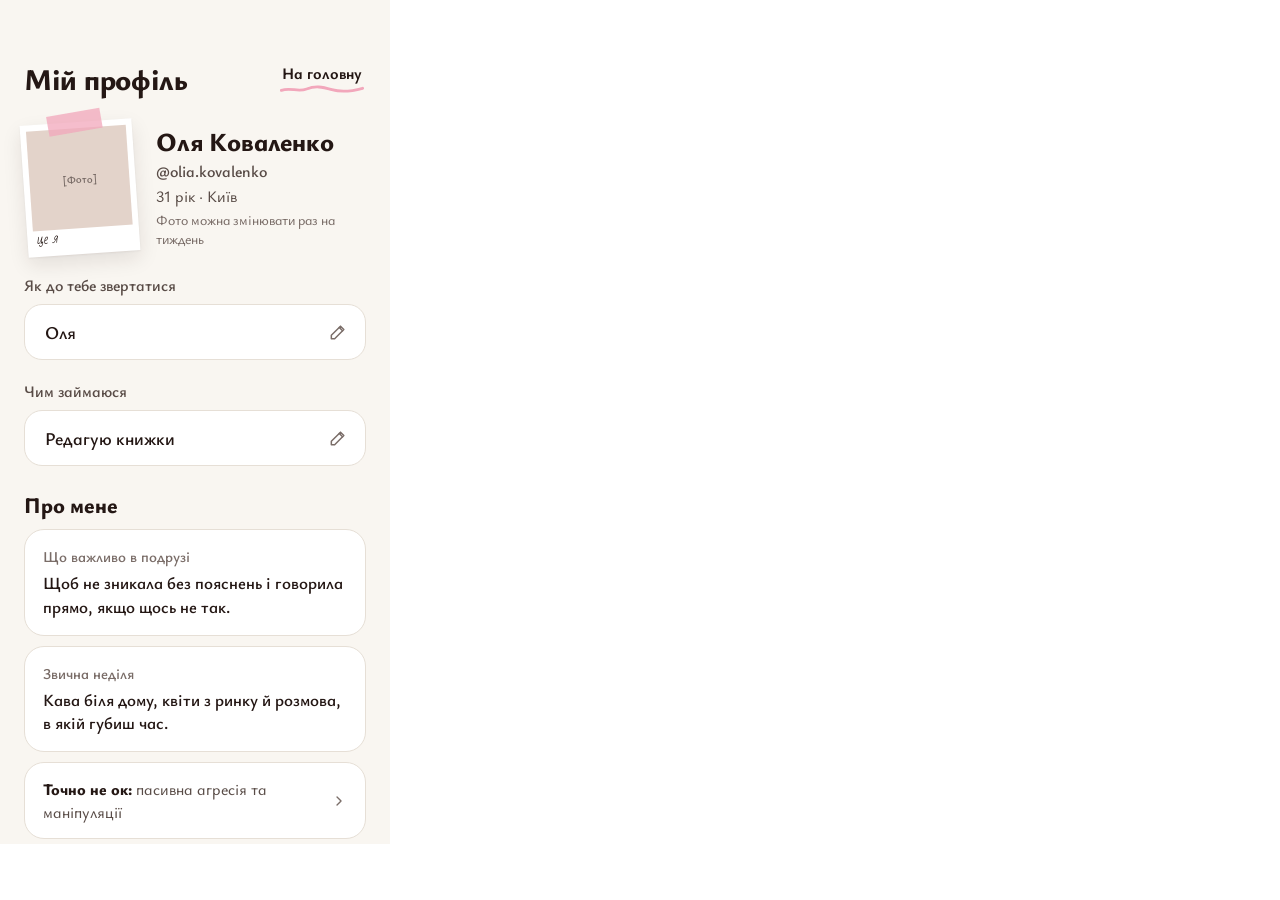
<file: design/2222-design-system/screens/04-profil.html>
<!doctype html>
<html lang="uk">
<head>
<meta charset="utf-8">
<meta name="viewport" content="width=device-width, initial-scale=1">
<title>22:22 — мій профіль</title>
<link rel="stylesheet" href="https://fonts.googleapis.com/css2?family=Ysabeau+Infant:wght@400;500;600;700;800&amp;family=Bad+Script&amp;display=swap">
<style>
body{margin:0}
a{color:#241714}a:hover{color:#594C47}
input,button{font-family:'Ysabeau Infant',system-ui,sans-serif}
</style>
</head>
<body>
<div style="position: relative; width: 390px; height: 844px; box-sizing: border-box; padding: 54px 24px 30px; background: #F9F6F1; color: #241714; font-family: 'Ysabeau Infant', system-ui, sans-serif; display: flex; flex-direction: column; gap: 20px; overflow: hidden">

  <div style="display: flex; justify-content: space-between; align-items: center">
    <span style="font-size: 30px; font-weight: 800; letter-spacing: -0.01em">Мій профіль</span>
    <a href="#" style="display: inline-flex; flex-direction: column; align-items: center; text-decoration: none; padding: 8px 2px"><span style="font-size: 16px; font-weight: 700">На головну</span><svg width="84" height="10" viewBox="0 0 120 12" aria-hidden="true"><path d="M2 8 C 15 3, 25 11, 38 6 S 60 3, 74 7 S 100 10, 118 5" stroke="#F2A7BB" stroke-width="4" fill="none" stroke-linecap="round"></path></svg></a>
  </div>

  <div style="display: flex; gap: 20px; align-items: center">
    <div style="position: relative; flex-shrink: 0; width: 112px; box-sizing: border-box; padding: 6px 6px 26px; background: #FFFFFF; box-shadow: 0 8px 20px rgba(36,23,20,0.10), 0 1px 2px rgba(36,23,20,0.06); transform: rotate(-4deg)">
      <div style="height: 100px; background: #E3D3CA; display: flex; align-items: center; justify-content: center; font-size: 11px; font-weight: 600; color: #7A6D68">[Фото]</div>
      <span style="position: absolute; left: 9px; bottom: 4px; font-family: 'Bad Script', cursive; font-size: 14px">це я</span>
      <span style="position: absolute; left: 28px; top: -10px; width: 54px; height: 20px; background: rgba(242,167,187,0.75); transform: rotate(-6deg); display: block"></span>
    </div>
    <div style="display: flex; flex-direction: column; gap: 3px">
      <span style="font-size: 26px; line-height: 1.1; font-weight: 800">Оля Коваленко</span>
      <span style="font-size: 16px; font-weight: 600; color: #594C47">@olia.kovalenko</span>
      <span style="font-size: 16px; font-weight: 500; color: #594C47">31 рік · Київ</span>
      <span style="font-size: 14px; font-weight: 500; color: #7A6D68">Фото можна змінювати раз на тиждень</span>
    </div>
  </div>

  <div style="display: flex; flex-direction: column; gap: 8px">
    <label for="p-name" style="font-size: 16px; font-weight: 600; color: #594C47">Як до тебе звертатися</label>
    <div style="position: relative">
      <input id="p-name" type="text" value="Оля" style="width: 100%; box-sizing: border-box; height: 56px; border-radius: 18px; border: 1.5px solid #E6DFD6; background: #FFFFFF; padding: 0 52px 0 20px; font-size: 18px; font-weight: 600; color: #241714; outline: none">
      <svg style="position: absolute; right: 18px; top: 18px" width="20" height="20" viewBox="0 0 24 24" fill="none" stroke="#7A6D68" stroke-width="1.8" stroke-linecap="round" stroke-linejoin="round" aria-hidden="true"><path d="M4 20h4L19 9l-4-4L4 16v4z"></path><path d="M13.5 6.5l4 4"></path></svg>
    </div>
  </div>

  <div style="display: flex; flex-direction: column; gap: 8px">
    <label for="p-job" style="font-size: 16px; font-weight: 600; color: #594C47">Чим займаюся</label>
    <div style="position: relative">
      <input id="p-job" type="text" value="Редагую книжки" style="width: 100%; box-sizing: border-box; height: 56px; border-radius: 18px; border: 1.5px solid #E6DFD6; background: #FFFFFF; padding: 0 52px 0 20px; font-size: 18px; font-weight: 600; color: #241714; outline: none">
      <svg style="position: absolute; right: 18px; top: 18px" width="20" height="20" viewBox="0 0 24 24" fill="none" stroke="#7A6D68" stroke-width="1.8" stroke-linecap="round" stroke-linejoin="round" aria-hidden="true"><path d="M4 20h4L19 9l-4-4L4 16v4z"></path><path d="M13.5 6.5l4 4"></path></svg>
    </div>
  </div>

  <div style="display: flex; flex-direction: column; gap: 10px; margin-top: 4px">
    <span style="font-size: 22px; font-weight: 800">Про мене</span>
    <div style="display: flex; flex-direction: column; gap: 5px; padding: 16px 18px; border-radius: 20px; background: #FFFFFF; border: 1px solid #E6DFD6">
      <span style="font-size: 15px; font-weight: 600; color: #7A6D68">Що важливо в подрузі</span>
      <span style="font-size: 17px; line-height: 1.4; font-weight: 600">Щоб не зникала без пояснень і говорила прямо, якщо щось не так.</span>
    </div>
    <div style="display: flex; flex-direction: column; gap: 5px; padding: 16px 18px; border-radius: 20px; background: #FFFFFF; border: 1px solid #E6DFD6">
      <span style="font-size: 15px; font-weight: 600; color: #7A6D68">Звична неділя</span>
      <span style="font-size: 17px; line-height: 1.4; font-weight: 600">Кава біля дому, квіти з ринку й розмова, в якій губиш час.</span>
    </div>
    <a href="#" style="display: flex; align-items: center; justify-content: space-between; gap: 14px; padding: 15px 18px; border-radius: 20px; background: #FFFFFF; border: 1px solid #E6DFD6; color: #241714; text-decoration: none">
      <span style="font-size: 16px; line-height: 1.4; font-weight: 500; color: #594C47"><strong style="font-weight: 800; color: #241714">Точно не ок:</strong> пасивна агресія та маніпуляції</span>
      <svg width="18" height="18" viewBox="0 0 24 24" fill="none" stroke="#7A6D68" stroke-width="2" stroke-linecap="round" stroke-linejoin="round" aria-hidden="true"><path d="M9 6l6 6-6 6"></path></svg>
    </a>
  </div>
</div>
</body>
</html>
</file>
